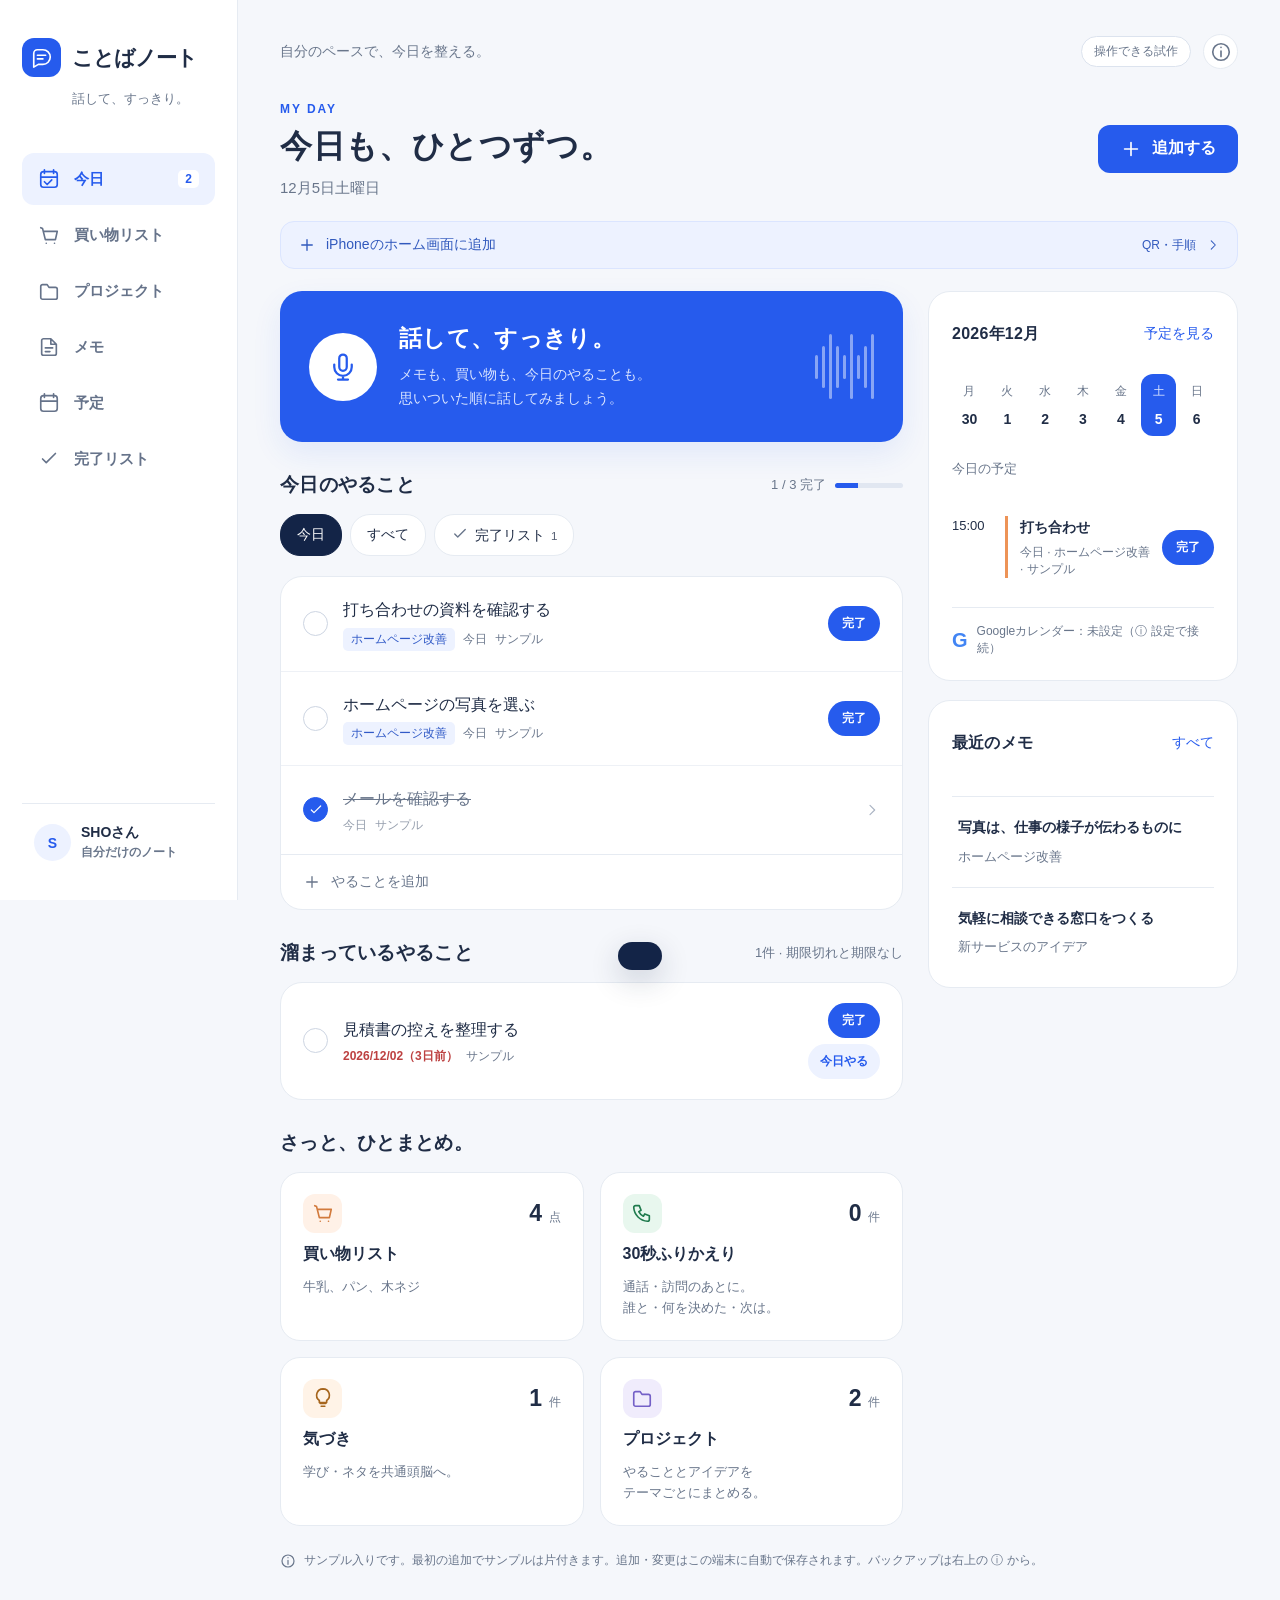
<file: index.html>
<!doctype html>
<html lang="ja"><head><meta charset="UTF-8"><meta name="viewport" content="width=device-width, initial-scale=1, viewport-fit=cover"><meta name="theme-color" content="#265bed"><meta name="apple-mobile-web-app-capable" content="yes"><meta name="mobile-web-app-capable" content="yes"><meta name="apple-mobile-web-app-status-bar-style" content="default"><meta name="apple-mobile-web-app-title" content="ことばノート"><title>ことばノート — 話して、すっきり。</title><meta name="description" content="今日のやること、買い物、メモ、予定をひとつに。ことばノートの操作できる試作です。"><link rel="icon" type="image/svg+xml" href="data:image/svg+xml,%3Csvg xmlns='http://www.w3.org/2000/svg' viewBox='0 0 64 64'%3E%3Crect width='64' height='64' rx='18' fill='%23265bed'/%3E%3Cpath d='M18 21h28v19H32l-9 8v-8h-5z' fill='white'/%3E%3C/svg%3E"><link rel="apple-touch-icon" sizes="180x180" href="icon-180.png"><link rel="manifest" href="manifest.webmanifest"><link rel="stylesheet" href="style.css?v=22"></head>
<body><div id="app"></div><dialog id="capture"><form method="dialog" class="dialog-close"><button aria-label="閉じる" class="icon-btn">×</button></form><div class="dialog-body"><span class="eyebrow" id="capture-eyebrow">QUICK CAPTURE</span><h2 id="capture-title">思いついたことを、そのまま。</h2><p class="muted" id="capture-lead">話しても、文字で入力しても大丈夫。</p><button type="button" id="record" class="record-btn" aria-label="音声入力を開始・停止"></button><p id="speech-status" class="speech-status" aria-live="polite">マイクを押して話す</p><p class="small muted">音声認識は端末・ブラウザのサービスを使用します。<br>マイクの許可を毎回聞かれるときは <button type="button" id="voice-mode-link" class="text-btn inline-link">キーボードの音声入力に切り替える</button></p><label for="capture-text" class="field-label">話した内容・入力した内容</label><textarea id="capture-text" rows="4" placeholder="例：今日中に資料を確認。牛乳とパンを買う。"></textarea><button type="button" id="keyboard-input" class="text-btn keyboard-input">キーボードの音声入力を使う</button><div class="capture-actions"><button type="button" id="try-sample" class="text-btn">サンプルで試す</button><button type="button" id="organize" class="primary">整理する <span aria-hidden="true">→</span></button></div><p class="small muted">試作ではキーワードで振り分けます。内容を確認・修正して追加してください。</p><div id="candidates"></div></div></dialog><dialog id="detail"><form method="dialog" class="dialog-close"><button aria-label="閉じる" class="icon-btn">×</button></form><div id="detail-body" class="dialog-body"></div></dialog><input type="file" id="restore-file" accept="application/json,.json" hidden><div id="toast" role="status" aria-live="polite"></div><script src="app.js?v=22"></script></body></html>
</file>
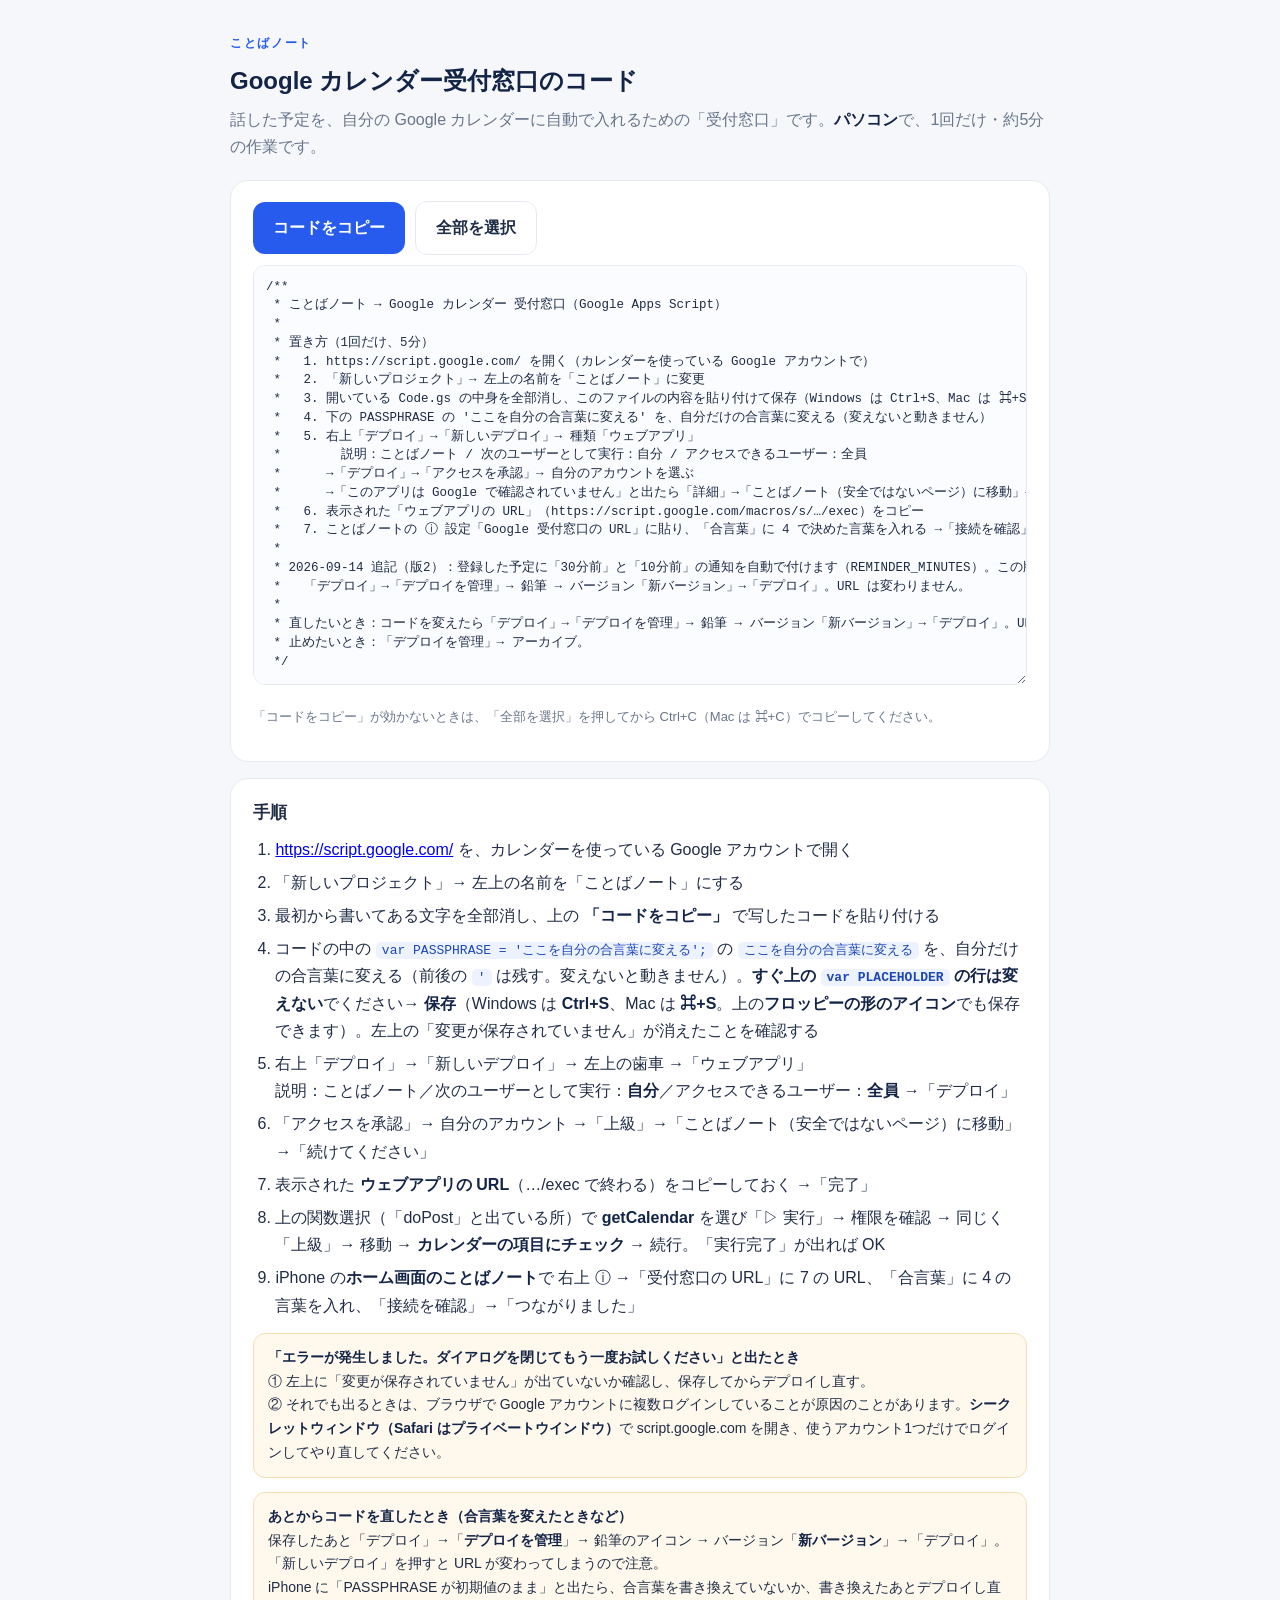
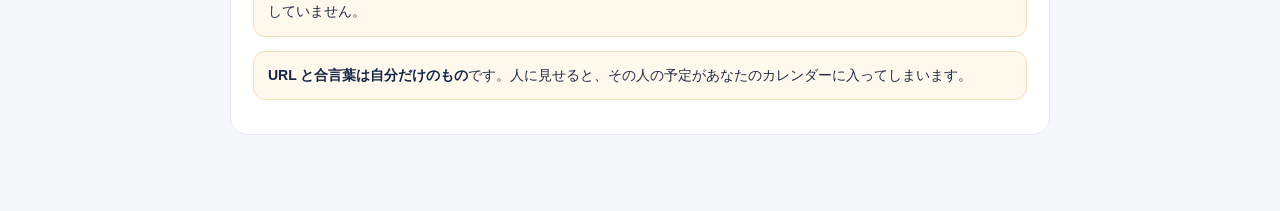
<file: gas.html>
<!doctype html>
<html lang="ja"><head><meta charset="UTF-8"><meta name="viewport" content="width=device-width, initial-scale=1">
<title>ことばノート — Google カレンダー受付窓口のコード</title>
<meta name="robots" content="noindex">
<style>
:root{--blue:#265bed;--navy:#132447;--ink:#202d46;--muted:#69768b;--line:#e6ebf2;--bg:#f5f7fb}
*{box-sizing:border-box}
body{margin:0;background:var(--bg);color:var(--ink);font-family:-apple-system,BlinkMacSystemFont,"Hiragino Sans","Yu Gothic UI","Meiryo",sans-serif;line-height:1.7}
main{max-width:860px;margin:0 auto;padding:28px 20px 60px}
.eyebrow{font-size:12px;font-weight:700;letter-spacing:.14em;color:var(--blue)}
h1{font-size:24px;margin:6px 0 4px;color:var(--navy)}
.lead{color:var(--muted);margin:0 0 20px}
.card{background:#fff;border:1px solid var(--line);border-radius:18px;padding:20px 22px;margin:16px 0}
ol{margin:0;padding-left:1.4em}li{margin:6px 0}
b{color:var(--navy)}
.note{background:#fff8ec;border:1px solid #f4dfb4;border-radius:12px;padding:12px 14px;font-size:14px}
.actions{display:flex;gap:10px;flex-wrap:wrap;align-items:center;margin:0 0 10px}
button{font:inherit;border:0;cursor:pointer;border-radius:12px;padding:12px 20px;font-weight:700}
.primary{background:var(--blue);color:#fff}.primary:hover{background:#174ada}
.secondary{background:#fff;border:1px solid var(--line);color:var(--ink)}
#status{font-size:14px;color:#1f7a4d;font-weight:700}
textarea{width:100%;height:420px;font-family:Consolas,"Courier New",monospace;font-size:12.5px;line-height:1.5;border:1px solid var(--line);border-radius:12px;padding:12px;background:#fbfcff;color:#1d2b44;white-space:pre;resize:vertical}
.small{font-size:13px;color:var(--muted)}
code{background:#edf2ff;color:#1d47b8;padding:1px 6px;border-radius:5px}
</style></head>
<body><main>
<span class="eyebrow">ことばノート</span>
<h1>Google カレンダー受付窓口のコード</h1>
<p class="lead">話した予定を、自分の Google カレンダーに自動で入れるための「受付窓口」です。<b>パソコン</b>で、1回だけ・約5分の作業です。</p>

<div class="card">
<div class="actions"><button class="primary" id="copy">コードをコピー</button><button class="secondary" id="select">全部を選択</button><span id="status" aria-live="polite"></span></div>
<textarea id="code" readonly spellcheck="false">読み込み中…</textarea>
<p class="small">「コードをコピー」が効かないときは、「全部を選択」を押してから Ctrl+C（Mac は ⌘+C）でコピーしてください。</p>
</div>

<div class="card">
<h2 style="font-size:17px;margin:0 0 8px">手順</h2>
<ol>
<li><a href="https://script.google.com/" target="_blank" rel="noopener">https://script.google.com/</a> を、カレンダーを使っている Google アカウントで開く</li>
<li>「新しいプロジェクト」→ 左上の名前を「ことばノート」にする</li>
<li>最初から書いてある文字を全部消し、上の <b>「コードをコピー」</b> で写したコードを貼り付ける</li>
<li>コードの中の <code>var PASSPHRASE = 'ここを自分の合言葉に変える';</code> の <code>ここを自分の合言葉に変える</code> を、自分だけの合言葉に変える（前後の <code>'</code> は残す。変えないと動きません）。<b>すぐ上の <code>var PLACEHOLDER</code> の行は変えない</b>でください→ <b>保存</b>（Windows は <b>Ctrl+S</b>、Mac は <b>⌘+S</b>。上の<b>フロッピーの形のアイコン</b>でも保存できます）。左上の「変更が保存されていません」が消えたことを確認する</li>
<li>右上「デプロイ」→「新しいデプロイ」→ 左上の歯車 →「ウェブアプリ」<br>説明：ことばノート／次のユーザーとして実行：<b>自分</b>／アクセスできるユーザー：<b>全員</b> →「デプロイ」</li>
<li>「アクセスを承認」→ 自分のアカウント →「上級」→「ことばノート（安全ではないページ）に移動」→「続けてください」</li>
<li>表示された <b>ウェブアプリの URL</b>（…/exec で終わる）をコピーしておく →「完了」</li>
<li>上の関数選択（「doPost」と出ている所）で <b>getCalendar</b> を選び「▷ 実行」→ 権限を確認 → 同じく「上級」→ 移動 → <b>カレンダーの項目にチェック</b> → 続行。「実行完了」が出れば OK</li>
<li>iPhone の<b>ホーム画面のことばノート</b>で 右上 ⓘ →「受付窓口の URL」に 7 の URL、「合言葉」に 4 の言葉を入れ、「接続を確認」→「つながりました」</li>
</ol>
<p class="note" style="margin-bottom:10px"><b>「エラーが発生しました。ダイアログを閉じてもう一度お試しください」と出たとき</b><br>① 左上に「変更が保存されていません」が出ていないか確認し、保存してからデプロイし直す。<br>② それでも出るときは、ブラウザで Google アカウントに複数ログインしていることが原因のことがあります。<b>シークレットウィンドウ（Safari はプライベートウインドウ）</b>で script.google.com を開き、使うアカウント1つだけでログインしてやり直してください。</p><p class="note" style="margin-bottom:10px"><b>あとからコードを直したとき（合言葉を変えたときなど）</b><br>保存したあと「デプロイ」→「<b>デプロイを管理</b>」→ 鉛筆のアイコン → バージョン「<b>新バージョン</b>」→「デプロイ」。「新しいデプロイ」を押すと URL が変わってしまうので注意。<br>iPhone に「PASSPHRASE が初期値のまま」と出たら、合言葉を書き換えていないか、書き換えたあとデプロイし直していません。</p><p class="note"><b>URL と合言葉は自分だけのもの</b>です。人に見せると、その人の予定があなたのカレンダーに入ってしまいます。</p>
</div>
</main>
<script>
const ta=document.getElementById('code'),st=document.getElementById('status');
fetch('google-apps-script.txt',{cache:'no-store'}).then(r=>{if(!r.ok)throw 0;return r.text()}).then(t=>{ta.value=t}).catch(()=>{ta.value='コードを読み込めませんでした。ページを開き直してください。'});
document.getElementById('select').onclick=()=>{ta.focus();ta.select();st.textContent='選択しました。Ctrl+C（Mac は ⌘+C）でコピーできます'};
document.getElementById('copy').onclick=async()=>{try{await navigator.clipboard.writeText(ta.value);st.textContent='コピーしました'}catch{ta.focus();ta.select();try{document.execCommand('copy');st.textContent='コピーしました'}catch{st.textContent='選択しました。Ctrl+C でコピーしてください'}}};
</script>
</body></html>
</file>
<file: style.css>
:root{--blue:#265bed;--navy:#132447;--ink:#202d46;--muted:#69768b;--line:#e6ebf2;--bg:#f5f7fb;--orange:#ed9357;--radius:22px;font-family:-apple-system,BlinkMacSystemFont,"Hiragino Sans","Noto Sans JP","Yu Gothic",sans-serif;color:var(--ink);font-size:16px}*{box-sizing:border-box}body{margin:0;background:var(--bg)}button,input,textarea,select{font:inherit}button,a,input,select,textarea{-webkit-tap-highlight-color:transparent}button{cursor:pointer}button:focus-visible,a:focus-visible{outline:3px solid #ed9357;outline-offset:4px}button{color:inherit}svg{width:22px;height:22px;fill:none;stroke:currentColor;stroke-width:1.8;stroke-linecap:round;stroke-linejoin:round;flex-shrink:0}button{border:0;background:none}a{color:var(--blue)}.sidebar{position:fixed;inset:0 auto 0 0;width:238px;background:white;border-right:1px solid var(--line);padding:38px 22px;display:flex;flex-direction:column;z-index:10}.brand{display:flex;align-items:center;gap:11px;font-size:21px;font-weight:800;letter-spacing:-.05em}.brand-icon{width:39px;height:39px;display:grid;place-items:center;background:var(--blue);border-radius:12px;color:white}.sidebar .tagline{font-size:13px;margin:13px 0 41px 50px;color:var(--muted)}.nav-item{display:flex;align-items:center;gap:14px;width:100%;text-align:left;padding:15px 16px;border-radius:12px;margin:4px 0;font-size:15px;font-weight:600;color:#66738a}.nav-item.active{color:var(--blue);background:#edf2ff}.nav-item .count{margin-left:auto;background:white;padding:2px 7px;border-radius:5px;font-size:12px}.sidebar-footer{margin-top:auto;padding:20px 12px 0;border-top:1px solid var(--line)}.profile{display:flex;gap:10px;align-items:center;font-size:14px;font-weight:700}.avatar{background:#edf2ff;color:var(--blue);border-radius:50%;width:37px;height:37px;display:grid;place-items:center}.workspace{max-width:1510px;margin-left:238px;padding:34px 42px 80px}.topline{display:flex;justify-content:space-between;align-items:center;margin-bottom:30px;font-size:14px;color:var(--muted)}.prototype{border:1px solid #dce3ee;border-radius:30px;padding:6px 12px;font-size:12px;background:white}.topline-right{display:flex;gap:12px;align-items:center}.help-btn{display:grid;place-items:center;width:35px;height:35px;border:1px solid var(--line);border-radius:50%;background:white}.heading-row{display:flex;justify-content:space-between;align-items:center;gap:16px;margin-bottom:25px}.eyebrow{font-size:12px;font-weight:700;letter-spacing:.16em;color:var(--blue)}h1{font-size:32px;letter-spacing:.02em;margin:8px 0 10px}h2{font-size:21px;margin:0;letter-spacing:.015em}h3{font-size:16px;margin:0}.muted{color:var(--muted)}.subhead{margin:0;font-size:15px}.small{font-size:12px;line-height:1.7}.primary{background:var(--blue);color:white;padding:13px 22px;border-radius:12px;display:inline-flex;align-items:center;justify-content:center;gap:10px;font-weight:600;min-height:48px}.primary:hover{background:#174ada}.text-btn{color:var(--blue);font-size:14px;padding:10px 0}.layout{display:grid;grid-template-columns:minmax(0,1fr) 310px;gap:25px;align-items:start}.voice-card{background:var(--blue);color:white;border-radius:var(--radius);padding:27px 29px;display:flex;align-items:center;gap:22px;position:relative;overflow:hidden;text-align:left;width:100%;min-height:151px;box-shadow:0 12px 30px #265bed17}.voice-card .voice-round{width:68px;height:68px;background:white;color:var(--blue);border-radius:50%;display:grid;place-items:center;flex-shrink:0}.voice-round svg{width:30px;height:30px}.voice-card h2{font-size:23px;margin:0 0 9px}.voice-card p{font-size:14px;margin:0;color:#dbe5ff;line-height:1.7}.wave{display:flex;gap:4px;align-items:center;margin-left:auto;opacity:.45;transform:rotate(0deg)}.wave i{width:3px;border-radius:4px;background:white;height:24px}.wave i:nth-child(2n){height:42px}.wave i:nth-child(3n){height:65px}.section-top{display:flex;justify-content:space-between;align-items:center;margin:30px 0 16px;gap:10px}.section-top h2{font-size:19px}.section-top .meta{font-size:13px;color:var(--muted)}.progress-info{display:flex;align-items:center;gap:9px}.progress-track{width:68px;height:5px;border-radius:5px;background:#e1e7f1;overflow:hidden}.progress-track b{display:block;height:100%;background:var(--blue)}.card{background:white;border:1px solid var(--line);border-radius:var(--radius);overflow:hidden}.task-row{display:flex;align-items:center;gap:15px;padding:20px 22px;min-height:86px}.task-row+.task-row{border-top:1px solid #eef1f6}.check{width:25px;height:25px;border:1.5px solid #cdd5e2;border-radius:50%;flex-shrink:0;display:grid;place-items:center;color:white;padding:0}.check.checked{background:var(--blue);border-color:var(--blue)}.check svg{width:16px;height:16px}.task-copy{flex:1;min-width:0;text-align:left;padding:0}.task-title{font-size:16px;font-weight:550;line-height:1.6;overflow-wrap:anywhere}.task-meta{font-size:12px;color:var(--muted);display:flex;align-items:center;gap:8px;margin-top:5px;flex-wrap:wrap}.task-meta .pill{padding:3px 8px;background:#f1f4fa;border-radius:5px}.pill.blue{color:#315ac7;background:#edf2ff}.pill.orange{color:#a6651d;background:#fff3e7}.done .task-title{text-decoration:line-through;color:#97a0af}.done .task-meta{opacity:.7}.chevron{color:#acb5c4;width:16px;height:16px}.row-add{width:100%;padding:16px 22px;text-align:left;font-size:14px;color:var(--muted);border-top:1px solid var(--line);display:flex;gap:10px;align-items:center}.row-add svg{width:18px}.quick-grid{display:grid;grid-template-columns:1fr 1fr;gap:16px}.quick-card{padding:21px 22px;text-align:left;display:flex;flex-direction:column;gap:11px;min-height:158px;border:1px solid var(--line);border-radius:20px;background:white}.quick-card-head{display:flex;justify-content:space-between;align-items:center;width:100%}.tile-icon{width:39px;height:39px;border-radius:12px;background:#fff1e7;color:#d27a3c;display:grid;place-items:center}.tile-icon.purple{color:#7460c7;background:#f0ecfc}.quick-card strong{font-size:16px}.quick-card .description{color:var(--muted);font-size:13px;line-height:1.65}.quick-card .number{font-size:23px;font-weight:600;color:var(--ink)}.quick-card .number small{font-size:12px;font-weight:400;color:var(--muted)}.side-card{padding:23px;background:white;border:1px solid var(--line);border-radius:var(--radius);margin-bottom:19px}.side-head{display:flex;justify-content:space-between;align-items:center;margin-bottom:21px}.side-head h2{font-size:16px}.week{display:grid;grid-template-columns:repeat(7,1fr);gap:3px;text-align:center}.day{font-size:12px;color:var(--muted);padding:9px 0;display:flex;flex-direction:column;gap:11px;border-radius:12px}.day strong{font-size:14px;font-weight:600;color:var(--ink)}.day.current{background:var(--blue);color:#dce6ff}.day.current strong{color:white}.schedule-title{font-size:13px;color:var(--muted);margin:24px 0 15px}.event{display:flex;gap:12px;padding:4px 0;margin-top:19px;text-align:left;width:100%}.event-time{font-size:13px;line-height:1.6;min-width:41px}.event-content{border-left:3px solid var(--orange);padding-left:12px;flex:1}.event-content strong{font-size:14px;line-height:1.6}.event-content p{font-size:12px;color:var(--muted);margin:6px 0 0}.connection{border-top:1px solid var(--line);margin-top:25px;padding-top:15px;font-size:12px;color:var(--muted);display:flex;align-items:center;gap:9px}.google-mark{font-weight:800;color:#4285f4;font-size:20px}.note-mini{text-align:left;width:100%;margin-top:13px;padding-top:16px;border-top:1px solid var(--line);line-height:1.7}.note-mini strong{font-size:14px}.note-mini p{font-size:13px;color:var(--muted);margin:5px 0}.session-note{margin:24px 0 0;font-size:12px;color:var(--muted);line-height:1.8;display:flex;align-items:flex-start;gap:8px}.session-note svg{width:16px;height:16px;margin-top:3px}.mobile-nav{display:none}.empty{padding:36px 22px;text-align:center;color:var(--muted);line-height:1.9}.filter-row{display:flex;gap:8px;margin:0 0 20px;flex-wrap:wrap}.filter{padding:10px 16px;border-radius:20px;border:1px solid var(--line);background:white;font-size:14px}.filter.active{background:var(--navy);color:white;border-color:var(--navy)}.project-grid,.notes-grid{display:grid;grid-template-columns:1fr 1fr;gap:18px}.project-card,.note-card{padding:25px;background:white;border:1px solid var(--line);border-radius:20px;text-align:left;min-width:0}.project-card .tile-icon{margin-bottom:20px}.project-card h2,.note-card h2{font-size:18px;margin-bottom:12px}.project-card p,.note-card p{font-size:14px;color:var(--muted);line-height:1.8;overflow-wrap:anywhere}.project-card .progress-track{width:100%;margin-top:20px}.project-card .small{margin-top:12px}.note-card{min-height:175px}.note-card .note-label{font-size:12px;color:var(--muted);margin-bottom:14px;display:flex;gap:8px;align-items:center}.note-card p{display:-webkit-box;-webkit-line-clamp:3;-webkit-box-orient:vertical;overflow:hidden}.schedule-list .event{padding:24px;margin:0}.schedule-list .event+.event{border-top:1px solid var(--line)}.schedule-list .event-content strong{font-size:16px}.banner{padding:16px 20px;border-radius:14px;background:#edf2ff;color:#3d5c9a;font-size:14px;margin-bottom:22px;line-height:1.8}.mobile-brand{display:none}dialog{border:0;border-radius:26px;padding:0;width:min(580px,calc(100% - 28px));max-height:90dvh;box-shadow:0 30px 100px #15274744;color:var(--ink);background:white}dialog::backdrop{background:#14233c70;backdrop-filter:blur(5px)}.dialog-body{padding:34px}.dialog-body h2{margin:10px 25px 12px 0;font-size:23px;line-height:1.6}.dialog-body>.muted{font-size:14px}.dialog-close{position:absolute;top:13px;right:13px}.icon-btn{font-size:28px;width:40px;height:40px;border-radius:50%;background:#f3f5f9;color:var(--muted);display:grid;place-items:center}.record-btn{margin:24px auto 12px;width:76px;height:76px;border-radius:50%;display:grid;place-items:center;background:var(--blue);color:white;box-shadow:0 0 0 9px #edf2ff}.record-btn svg{width:30px;height:30px}.record-btn.listening{background:#e75a5a;animation:pulse 1.2s infinite}.speech-status{text-align:center;font-size:14px;margin:20px 0 4px}.speech-status+.small{text-align:center;margin-bottom:24px}.field-label{display:block;font-size:14px;font-weight:600;margin:15px 0 9px}textarea,input,select{border:1px solid #dbe2ed;border-radius:10px;background:#fafbfe;padding:12px;color:var(--ink);width:100%;font-size:16px;min-height:45px}textarea{resize:vertical;line-height:1.8}textarea:focus,input:focus,select:focus{outline:2px solid #9bb3f6;outline-offset:1px}.capture-actions{display:flex;align-items:center;justify-content:space-between;margin:15px 0 10px;gap:12px}.candidate{padding:16px;border:1px solid var(--line);border-radius:15px;margin:14px 0;background:#f8faff}.candidate .candidate-top{display:flex;justify-content:space-between;align-items:center;font-size:13px;margin-bottom:12px}.candidate .remove-candidate{font-size:20px;color:var(--muted);padding:0 8px}.candidate-grid{display:grid;grid-template-columns:1fr 1fr;gap:10px}.candidate-grid label{font-size:12px;color:var(--muted);display:block;margin-top:12px}.candidate-grid select,.candidate-grid input{margin-top:5px;font-size:14px}.wide{width:100%}.detail-text{white-space:pre-wrap;line-height:1.9;overflow-wrap:anywhere;font-size:16px}.detail-actions{display:flex;gap:10px;flex-wrap:wrap;margin-top:23px}.secondary{padding:13px 17px;border:1px solid var(--line);border-radius:12px;min-height:48px}.danger{color:#bd4141}.back-link{color:var(--muted);font-size:14px;display:flex;align-items:center;gap:7px;margin-bottom:25px}.project-detail-header{display:flex;align-items:center;gap:15px;margin-bottom:22px}.project-detail-header h2{font-size:22px}#toast{position:fixed;bottom:30px;left:50%;transform:translateX(-50%) translateY(100px);background:var(--navy);color:white;padding:14px 22px;border-radius:14px;box-shadow:0 10px 30px #15274730;z-index:100;font-size:14px;transition:transform .2s;max-width:90vw;pointer-events:none}#toast.visible{transform:translateX(-50%) translateY(0)}@keyframes pulse{50%{box-shadow:0 0 0 13px #ffe9e9}}@media(min-width:1500px){.workspace{margin-left:auto;margin-right:auto;padding-left:280px}}@media(max-width:1190px){.sidebar{width:205px;padding:32px 16px}.workspace{margin-left:205px;padding:28px}.layout{grid-template-columns:minmax(0,1fr) 275px;gap:20px}.voice-card{padding:24px 22px}.wave{display:none}}@media(max-width:980px){.layout{grid-template-columns:1fr}.right-column{display:grid;grid-template-columns:1fr 1fr;gap:18px}.side-card{margin:0}.workspace{padding:28px 25px}.voice-card .wave{display:flex}}@media(max-width:700px){.sidebar{display:none}.workspace{margin:0;padding:21px 20px calc(105px + env(safe-area-inset-bottom))}.topline{margin-bottom:25px}.topline>.desktop-date{display:none}.mobile-brand{display:flex;align-items:center;gap:8px;font-size:17px;color:var(--ink);font-weight:750}.mobile-brand .brand-icon{width:31px;height:31px;border-radius:9px}.mobile-brand svg{width:19px}.topline-right{gap:9px}.prototype{font-size:11px;padding:5px 9px}.help-btn{width:30px;height:30px}.help-btn svg{width:17px}.heading-row{margin-bottom:23px;align-items:flex-end}h1{font-size:29px;margin:6px 0 9px}.eyebrow{font-size:11px}.subhead{font-size:14px}.heading-row>.primary{display:none}.voice-card{min-height:133px;padding:23px 21px;gap:16px;border-radius:21px}.voice-card .voice-round{width:56px;height:56px}.voice-card h2{font-size:21px;margin-bottom:8px}.voice-card p{font-size:12px}.voice-card .wave{display:none}.layout{gap:23px}.section-top{margin-top:26px;margin-bottom:14px}.section-top h2{font-size:18px}.task-row{padding:17px 18px;gap:12px}.task-title{font-size:16px}.task-meta{font-size:12px}.task-row{min-height:88px}.quick-grid{gap:12px}.quick-card{padding:18px 17px;min-height:156px}.quick-card .description{font-size:12px}.quick-card strong{font-size:15px}.right-column{display:block}.right-column .side-card{margin-bottom:18px}.right-column .recent-notes{display:none}.mobile-nav{display:grid;grid-template-columns:repeat(5,1fr);position:fixed;bottom:0;left:0;right:0;background:#ffffffed;border-top:1px solid var(--line);padding:10px 7px calc(10px + env(safe-area-inset-bottom));backdrop-filter:blur(16px);z-index:20}.mobile-nav button{display:flex;flex-direction:column;align-items:center;gap:5px;padding:3px 0;color:#8190a6;font-size:10px;min-height:46px}.mobile-nav button.active{color:var(--blue);font-weight:700}.mobile-nav svg{width:23px;height:23px}.project-grid,.notes-grid{grid-template-columns:1fr}.session-note{margin-top:17px}.dialog-body{padding:27px 21px}.dialog-body h2{font-size:20px}.candidate-grid{gap:8px}.candidate{padding:13px}.dialog-body .small{font-size:11px}.project-card{min-height:190px}#toast{bottom:100px}.schedule-list .event{padding:21px 18px}.filter-row{margin-bottom:18px}.progress-track{width:48px}.section-top .meta{font-size:12px}.layout-single .heading-row>.primary{display:inline-flex;font-size:13px;padding:10px 14px}.calendar-note{font-size:13px}.day{font-size:13px}.day strong{font-size:15px}}@media(prefers-reduced-motion:reduce){*{animation:none!important;transition:none!important}}

.install-shortcut{display:flex;align-items:center;gap:10px;width:100%;background:#edf2ff;border:1px solid #dbe5ff;color:#3159bd;padding:14px 17px;border-radius:14px;margin:-2px 0 22px;text-align:left;min-height:48px;font-size:14px}.install-shortcut small{margin-left:auto;font-size:12px;white-space:nowrap}.install-shortcut>svg{width:18px;height:18px}.install-shortcut>svg:last-child{width:14px}.install-title{display:flex;align-items:center;gap:16px;margin:10px 0 20px}.install-title img{border-radius:14px;flex-shrink:0}.install-title h2{margin:0!important}.qr-box{text-align:center;background:#f7f9fd;border-radius:18px;padding:16px;margin:18px 0}.qr-box img{display:block;margin:0 auto;max-width:100%;height:auto;image-rendering:pixelated;background:white}.qr-box p{font-size:14px;margin:12px 0 0;color:#69768b}.install-login{font-size:14px;line-height:1.8;color:#526279}.install-steps{padding-left:25px;margin:25px 0}.install-steps li{padding-left:5px;margin:0 0 19px;line-height:1.8}.install-steps li::marker{color:#265bed;font-weight:700}.install-steps strong{display:block;font-size:16px}.install-steps span{display:block;font-size:14px;color:#69768b}.install-voice{background:#edf2ff;padding:17px;border-radius:15px;margin:22px 0}.install-voice strong{font-size:15px;color:#3159bd}.install-voice p{font-size:14px;line-height:1.85;color:#526279;margin:10px 0 0}.install-status{color:#265bed;padding:12px;background:#edf2ff;border-radius:10px}.keyboard-input{min-height:44px;text-decoration:underline;text-underline-offset:4px}input,textarea,select{scroll-margin-bottom:100px}@media(max-width:700px){.workspace{padding-top:max(21px,env(safe-area-inset-top))}.install-shortcut{padding:13px 12px;font-size:14px;gap:7px}.install-shortcut small{display:none}.install-shortcut>svg:last-child{margin-left:auto}.dialog-body input,.dialog-body select{font-size:16px}.qr-box img{width:205px}.qr-box{padding:12px}.install-title h2{font-size:21px}.install-steps{margin-top:18px}dialog{max-height:calc(100dvh - env(safe-area-inset-top) - env(safe-area-inset-bottom) - 24px)}}

#restore-file{display:none}
.detail-actions .secondary{background:white}
#detail-body h3{margin:26px 0 8px}

/* 2026-09-14 追加: 未完了・お店・ふりかえり・気づき・連携 */
.pill.green{color:#1f7a4d;background:#e8f7ee}.overdue{color:#bd4141;font-weight:600}.today-btn{flex-shrink:0;font-size:12px;font-weight:600;color:var(--blue);background:#edf2ff;border-radius:999px;padding:9px 12px;white-space:nowrap}.filter small{font-weight:400;opacity:.75;margin-left:2px}.candidate-label{display:block;font-size:12px;color:var(--muted);margin-top:12px}.candidate-label input,.candidate-label textarea{display:block;width:100%;margin-top:5px;font-size:14px;font-family:inherit}.note-card.insight .note-label{color:#a6651d}.note-card.call .note-label{color:#1f7a4d}.tile-icon.green{background:#e8f7ee;color:#1f7a4d}.tile-icon.orange{background:#fff3e7;color:#a6651d}.setting-input{width:100%;font-size:14px;padding:11px 12px;border:1px solid var(--line);border-radius:10px;background:white}.status-ok{color:#1f7a4d}.status-ng{color:#bd4141}.h-icon{width:18px;height:18px;vertical-align:-3px;margin-right:6px;color:var(--muted)}.detail-actions .primary svg{width:18px;height:18px}
/* 2026-09-14 追加: 完了ボタン・完了リスト */
.row-actions{display:flex;flex-direction:column;gap:6px;align-items:flex-end;flex-shrink:0}.done-btn{flex-shrink:0;font-size:12px;font-weight:700;color:white;background:var(--blue);border-radius:999px;padding:9px 14px;white-space:nowrap}.done-btn:hover{background:#174ada}.undo-btn{flex-shrink:0;font-size:12px;color:var(--muted);border:1px solid var(--line);border-radius:999px;padding:8px 12px;background:white}.done-row .task-title{font-weight:500}.event-wrap{display:flex;align-items:center;gap:10px}.event-wrap .event{flex:1;min-width:0}.event-wrap .done-btn{margin-top:19px}.event-wrap.done .event-content{opacity:.55}.event-wrap.done .event-content strong{text-decoration:line-through}.note-wrap{position:relative}.note-wrap .note-card{width:100%}.note-wrap .note-done{position:absolute;right:14px;bottom:14px}.note-wrap.done .note-card{opacity:.6}.note-wrap.done .note-card h2{text-decoration:line-through}.task-row.done .task-title{text-decoration:line-through;color:var(--muted)}
@media (max-width:767px){.mobile-nav{grid-template-columns:repeat(6,1fr);padding-left:2px;padding-right:2px}.mobile-nav button{font-size:9.5px}.mobile-nav svg{width:21px;height:21px}}

/* 2026-09-14 Google */
#detail-body code{font-size:12px;background:#f1f4fa;padding:2px 6px;border-radius:5px;overflow-wrap:anywhere}
@media(max-width:700px){.mobile-nav button{font-size:9px;letter-spacing:-.02em}}

.inline-link{display:inline;padding:0;font-size:inherit;text-decoration:underline}

.where-box{margin:12px 0 4px;line-height:1.9}.where-box .primary{margin-top:6px}

/* 完了リストの削除 */
#toast.has-action{pointer-events:auto;display:flex;align-items:center;gap:14px}.toast-undo{color:#9fc0ff;font-weight:700;font-size:14px;white-space:nowrap;padding:4px 0}.day-actions{display:flex;align-items:center;gap:12px}.day-actions .text-btn{font-size:12px;padding:6px 0}.done-row .row-actions{flex-direction:row;gap:6px}
.day-actions{flex-shrink:0;white-space:nowrap}

.voice-pill{font-size:11px;padding:2px 7px;border-radius:5px;margin-left:6px;font-weight:600}
</file>
